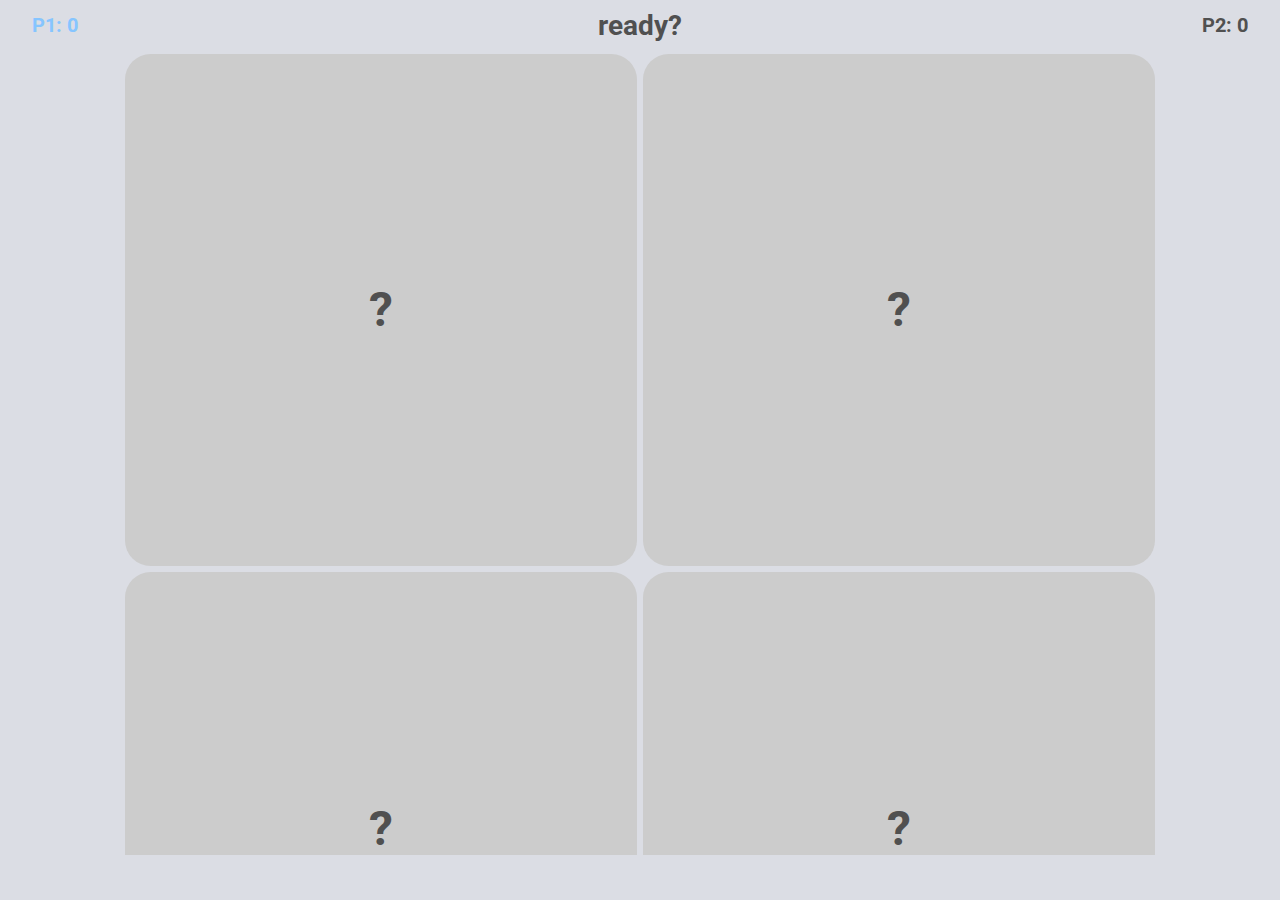
<file: hilo/index.html>
<!DOCTYPE html>
<html lang="en">
  <head>
    <meta charset="UTF-8" />
    <meta http-equiv="X-UA-Compatible" content="IE=edge" />
    <meta name="viewport" content="width=device-width, initial-scale=1.0" />
    <title>hi-lo</title>
    <link rel="stylesheet" href="style.css" />
    <link rel="preconnect" href="https://fonts.googleapis.com" />
    <link rel="preconnect" href="https://fonts.gstatic.com" crossorigin />
    <link
      href="https://fonts.googleapis.com/css2?family=Roboto:wght@400;700&display=swap"
      rel="stylesheet"
    />
  </head>
  <body>
    <div class="container">
      <div class="top-container">
        <h1 class="player-1 score">p1 score</h1>
        <p id="round-info">ready?</p>
        <h1 class="player-2 score">p2 score</h1>
      </div>
      <!-- <div class="chart">
          <h2>hi ⬆</h2>
          <p>total | points</p>
          <p>30 = 10</p>
          <p>29 = 8</p>
          <p>28 = 7</p>
          <p>27 = 6</p>
          <p>26 = 5</p>
          <p>25 = 4</p>
          <p>24 = 3</p>
          <p>23 = 2</p>
          <p>⬇ 22 = 1</p>
        </div> -->
      <div class="main-container">
        <div class="dice-container">
          <p class="dice">?</p>
          <p class="dice">?</p>
          <p class="dice">?</p>
          <p class="dice">?</p>
          <p class="dice">?</p>
          <p class="hi-lo dice">↑↓</p>
        </div>
      </div>
      <div class="button-container"><button id="roll-btn">roll</button></div>
      <!-- <div class="chart">
          <h2>lo ⬇</h2>
          <p>total | points</p>
          <p>5 = 10</p>
          <p>6 = 8</p>
          <p>7 = 7</p>
          <p>8 = 6</p>
          <p>9 = 5</p>
          <p>10 = 4</p>
          <p>11 = 3</p>
          <p>12 = 2</p>
          <p>⬆️ 13 = 1</p>
        </div> -->
    </div>
    <script src="index.js" type="module"></script>
  </body>
</html>
</file>
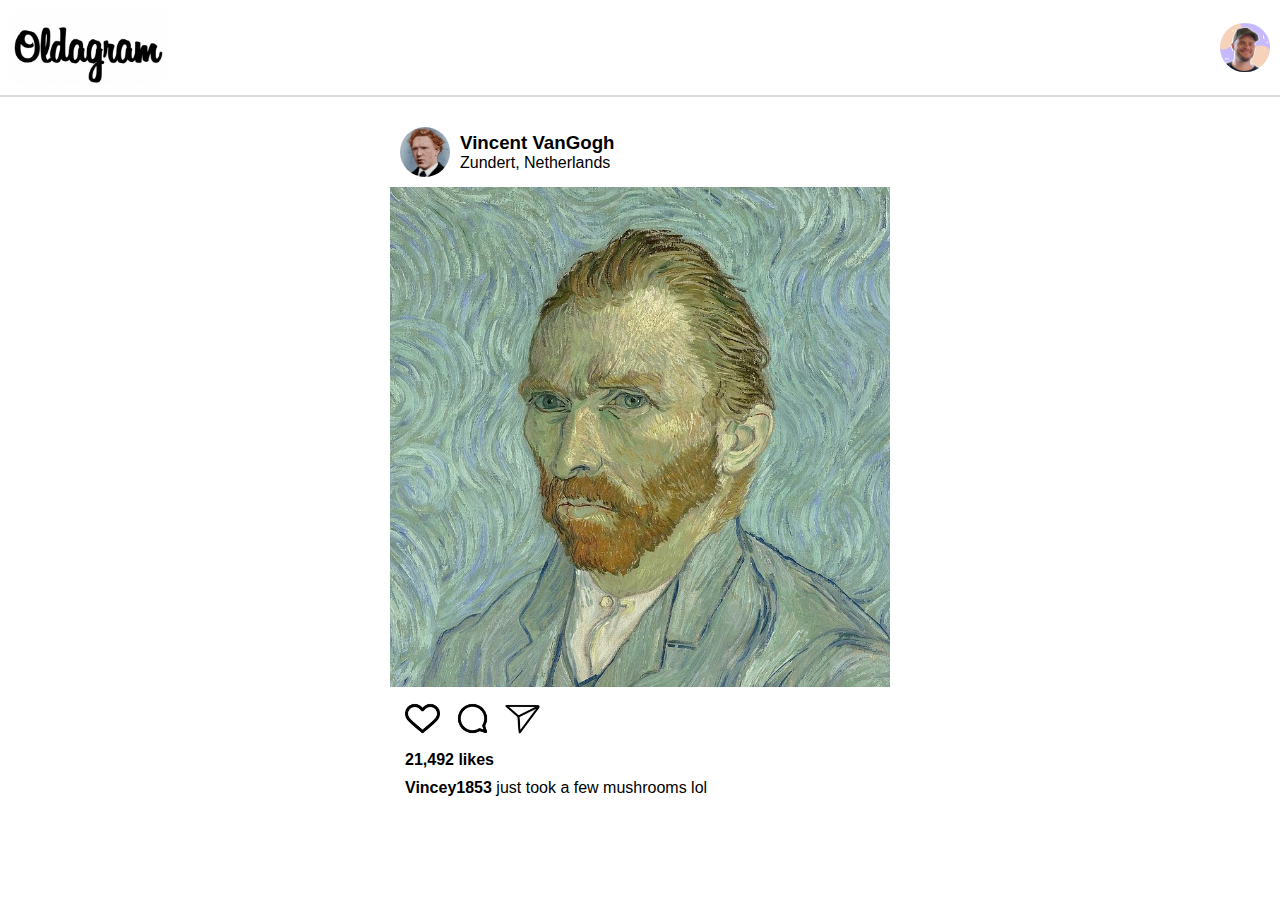
<file: Oldgram/index.html>
<!DOCTYPE html>
<html lang="en">
  <head>
    <meta charset="UTF-8" />
    <meta http-equiv="X-UA-Compatible" content="IE=edge" />
    <meta name="viewport" content="width=device-width, initial-scale=1.0" />
    <title>Oldgram</title>
    <link rel="stylesheet" href="index.css" .css />
  </head>
  <body>
    <header>
      <img id="logo" src="images/logo.png" alt="OG logo" />
      <img id="user-avatar" src="images/user-avatar.png" />
    </header>
    <div class="container">
      <div id="post-information-top">
        <img id="poster-avatar" src="images/avatar-vangogh.jpg" alt="vangogh" />
        <div id="post-text-top">
          <h3 id=>Vincent VanGogh</h3>
          <p>Zundert, Netherlands</p>
        </div>
      </div>
      <img class="post-image" src="images/post-vangogh.jpg">
      <div class="bottom-container">
        <div class="icons">
            <img class="icon" src="images/icon-heart.png" alt="">
            <img class="icon" src="images/icon-comment.png" alt="">
            <img class="icon" src="images/icon-dm.png" alt="">
        </div>
        <div class="post-information-bottom">
            <p id="likes"><strong>21,492 likes</strong></p>
            <p id="description"><strong id="profile-name">Vincey1853 </strong>just took a few mushrooms lol</p>
        </div>
      </div>
    </div>
  </body>
</html>
</file>
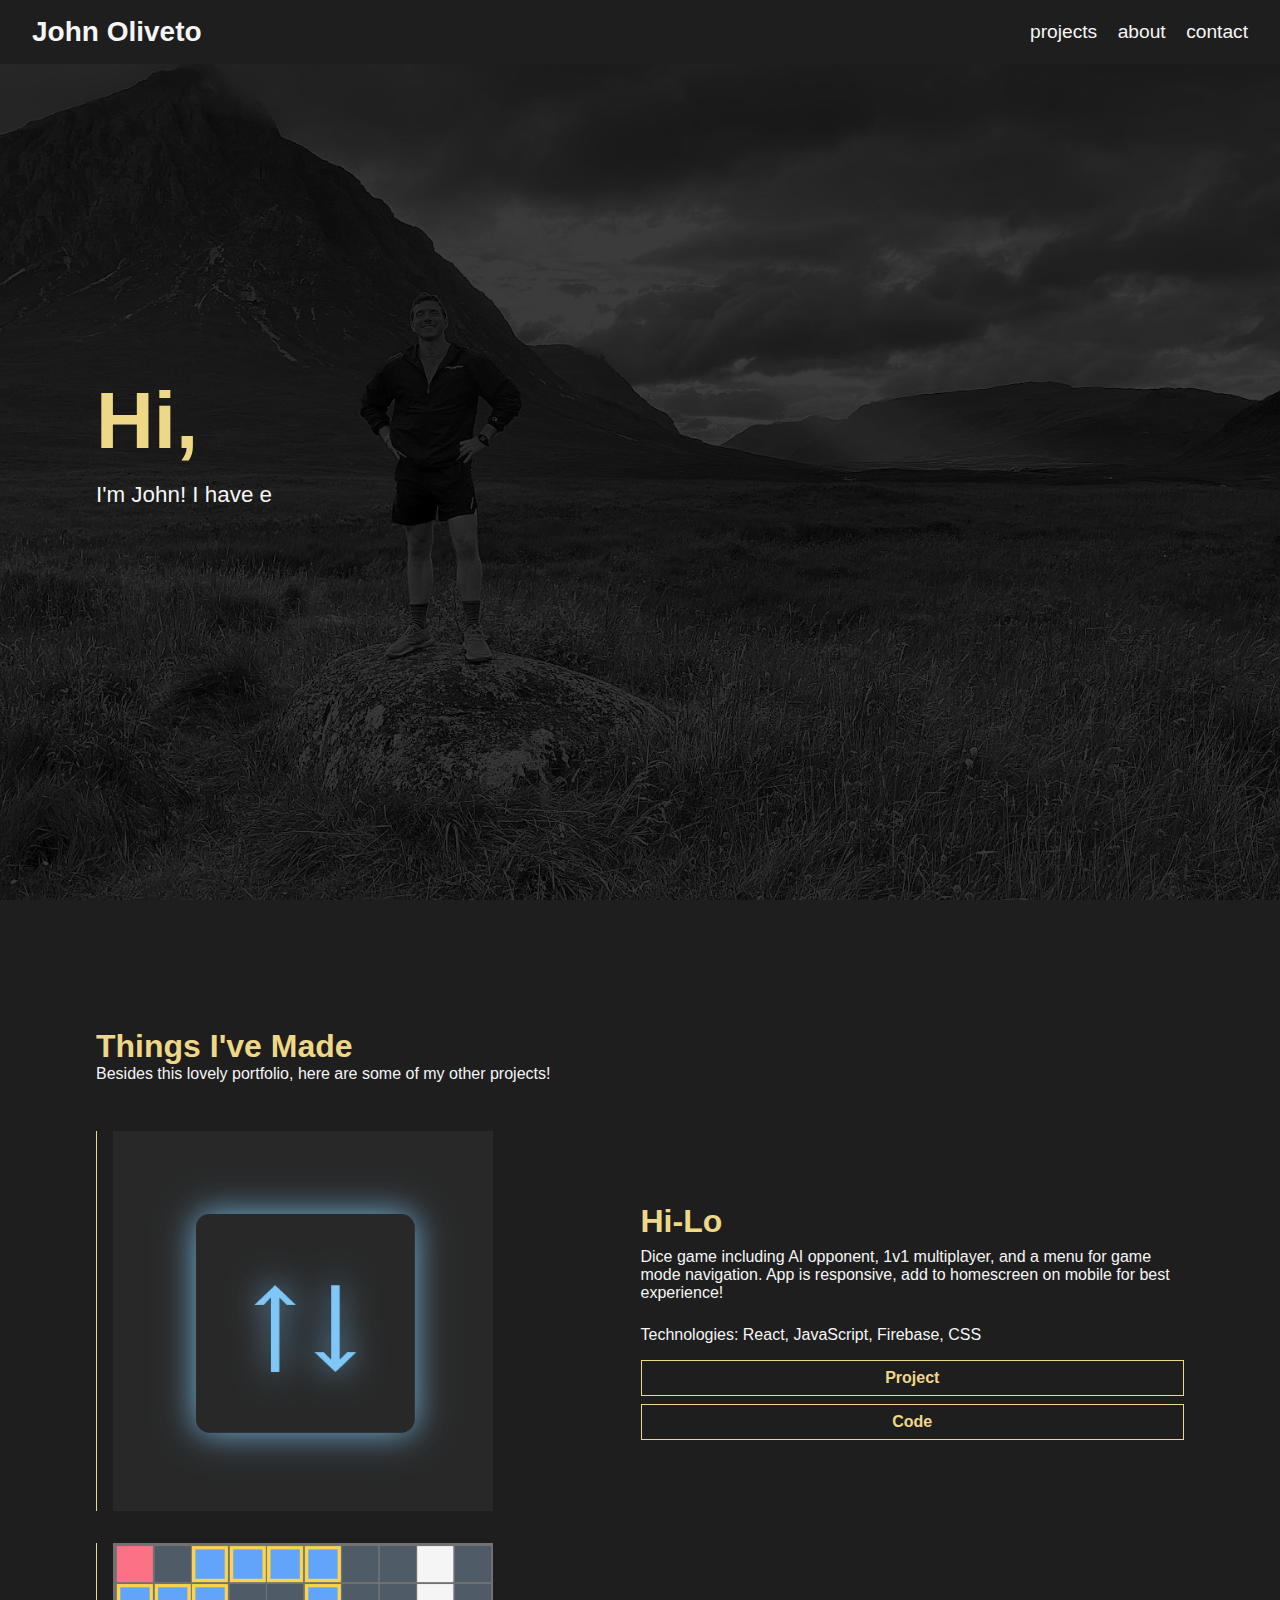
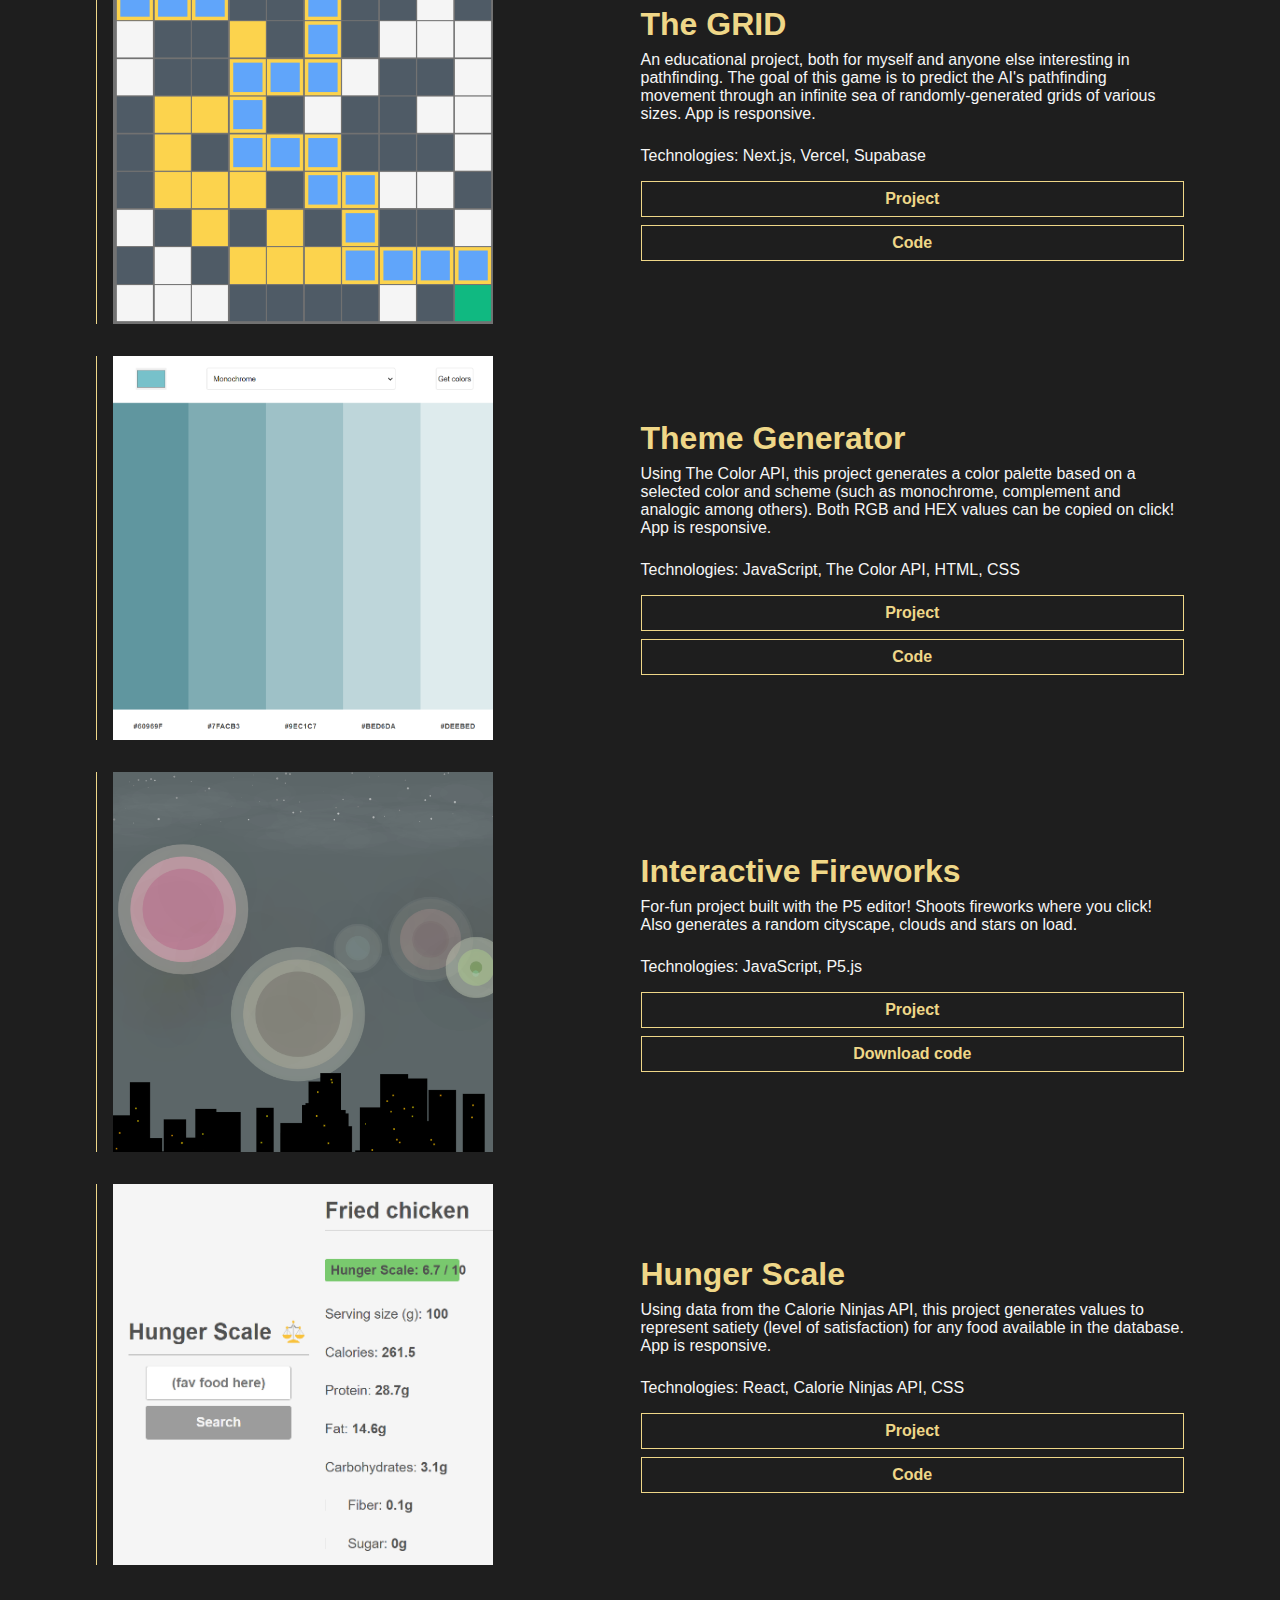
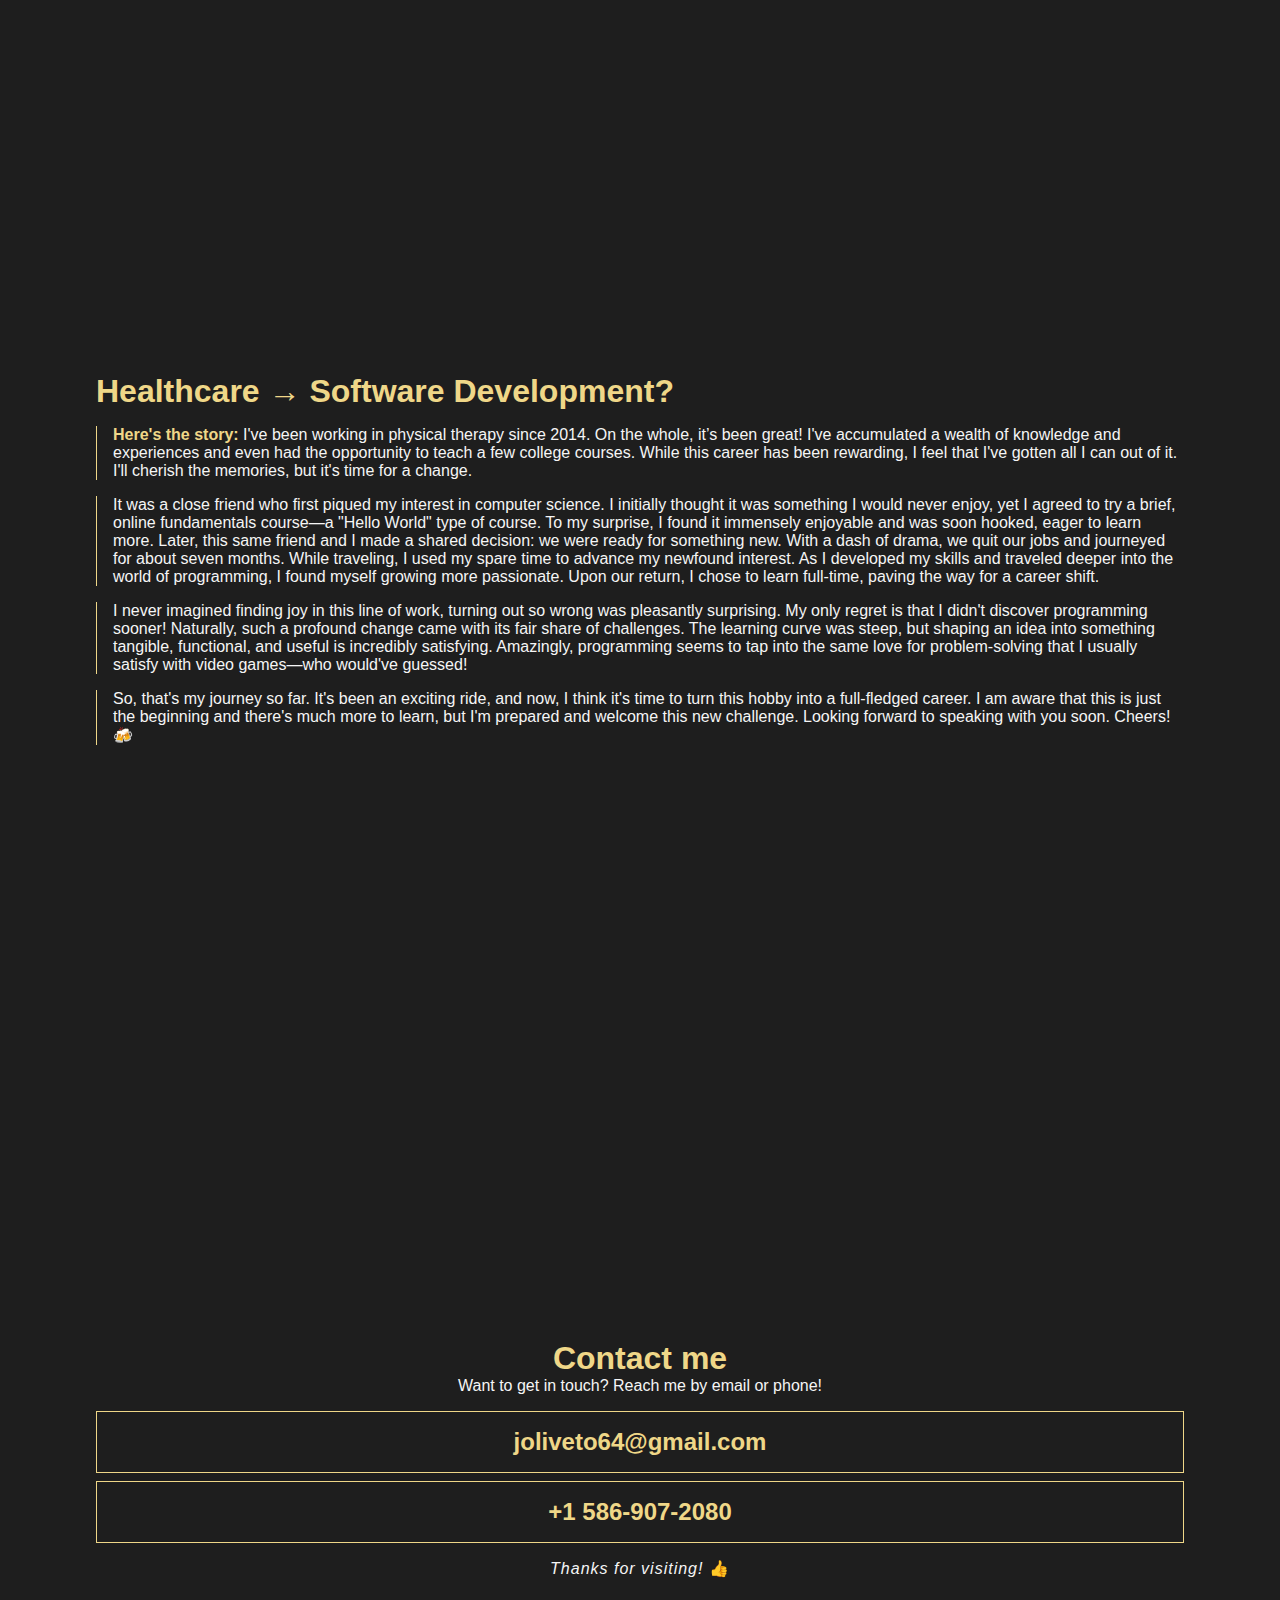
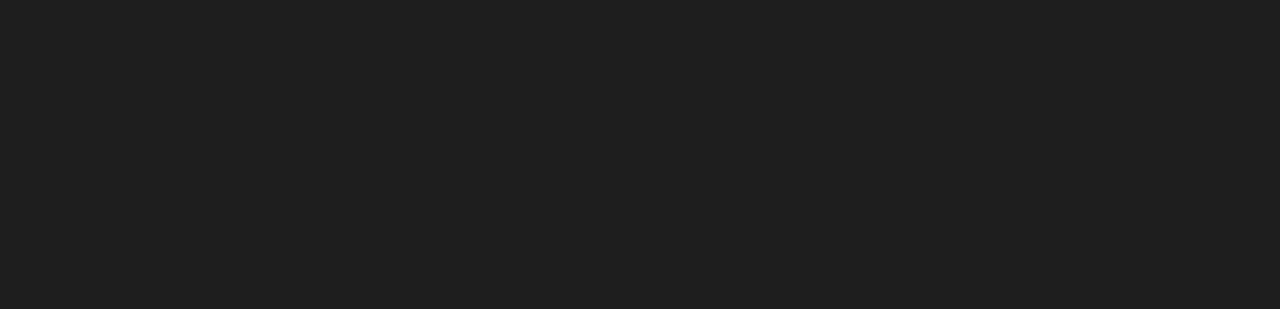
<file: public/index.html>
<!DOCTYPE html>
<html lang="en">
  <head>
    <meta charset="UTF-8" />
    <meta http-equiv="X-UA-Compatible" content="IE=edge" />
    <meta name="viewport" content="width=device-width, initial-scale=1.0" />
    <link rel="icon" href="/favicon.ico" type="image/x-icon">
    <title>John Oliveto</title>
    <link rel="stylesheet" href="style.css" />
  </head>
  <body>
    <div class="main-container">
      <header class="header">
        <a href="#home" class="header-name">John Oliveto</a>

        <div class="header-right">
          <a class="button" href="#portfolio">projects</a>
          <a class="button" href="#about-me">about</a>  
          <a class="button" href="#contact">contact</a>
        </div>
      </header>

      <section class="home" id="home">
        <div class="home-left">
          <h2 class="line1">Hi,</h2>
          <p class="line2">&#8203;</p>
          <span class="line3">&#8203;</span>
        </div>
        <img src="images/Me2.JPG" class="home-right" />
      </section>

      <section class="portfolio" id="portfolio">
        <div class="portfolio-text">
          <span>Things I've Made</span>
          <p>Besides this lovely portfolio, here are some of my other projects! </p>
          <!-- <a class="git-link" href="https://github.com/joliveto64">GitHub</a> -->
          
        </div>

        <div class="portfolio-content">
      

        <div class="portfolio-content">
          <div class="tile">
            <div class="tile-text">
              <h1 id="hi-lo">Hi-Lo</h1>
              <p>Dice game including AI opponent, 1v1 multiplayer, and a menu for game mode navigation. App is responsive, add to homescreen on mobile for best experience!   
              </p>

                <p>Technologies: React, JavaScript, Firebase, CSS</p>
              <a href="https://playground-4acae.web.app/" target="_blank">Project</a>
              <a href="https://github.com/joliveto64/hi-lo" target="_blank">Code</a>
            </div>
            <img src="images/hilo.png" alt="hi-lo dice game" id="hilo" />
          </div>
          <div class="tile">
            <div class="tile-text">
              <h1>The GRID</h1>
              <p>An educational project, both for myself and anyone else interesting in pathfinding. The goal of this game is to predict the AI's pathfinding movement through an infinite sea of randomly-generated grids of various sizes. App is responsive. 
              </p>

                <p>Technologies: Next.js, Vercel, Supabase </p>
              <a href="https://the-grid-beta.vercel.app/" target="_blank">Project</a>
              <a href="https://github.com/joliveto64/the-grid" target="_blank">Code</a>
            </div>
            <img src="images/the-grid.png" alt="clouds" id="clouds" />
          </div>

          <div class="tile">
            <div class="tile-text">
              <h1>Theme Generator</h1>
              <p>
                Using The Color API, this project generates a color palette based on a selected color and scheme (such as monochrome, complement and analogic among others). Both RGB and HEX values can be copied on click! App is responsive.
              </p>

                <p>Technologies: JavaScript, The Color API, HTML, CSS</p>
              <a href="https://joliveto64.github.io/theme-generator/" target="_blank">Project</a>
              <a href="https://github.com/joliveto64/theme-generator" target="_blank">Code</a>
            </div>
            <img src="images/color-scheme.png" alt="stars" id="stars" />
          </div>

          <div class="tile">
            <div class="tile-text">
              <h1>Interactive Fireworks</h1>
              <p>For-fun project built with the P5 editor! Shoots fireworks where you click! Also generates a random cityscape, clouds and stars on load. 
              </p>

                <p>Technologies: JavaScript, P5.js</p>
              <a href="https://editor.p5js.org/joliveto/full/nBzciY5nj" target="_blank">Project</a>
              <a href="P5/fireworks.js.zip" download>Download code</a>
            </div>
            <img src="images/fireworks.png" alt="fireworks" id="fireworks" />
          </div>

          <div class="tile">
            <div class="tile-text">
              <h1>Hunger Scale</h1>
              <p>
                Using data from the Calorie Ninjas API, this project generates values to represent satiety (level of satisfaction) for any food available in the database. App is responsive. 
              </p>

                <p>Technologies: React, Calorie Ninjas API, CSS</p>
              <a href="https://joliveto64.github.io/hunger-scale/" target="_blank">Project</a>
              <a href="https://github.com/joliveto64/hunger-scale" target="_blank">Code</a>
            </div>
            <img src="images/HungerScale.png" alt="fireworks" id="fireworks" />
          </div>
        </div>
      </section>

      <section id="about-me" class="about-me">
        <span class="about-me-heading">Healthcare  →  Software Development?</span>
        <div class="about-me-text">
        <p><mark class="story">Here's the story:</mark> I've been working in physical therapy since 2014. On the whole, it’s been great! I've accumulated a wealth of knowledge and experiences and even had the opportunity to teach a few college courses. While this career has been rewarding, I feel that I've gotten all I can out of it. I'll cherish the memories, but it's time for a change.</p>
        
        <p>It was a close friend who first piqued my interest in computer science. I initially thought it was something I would never enjoy, yet I agreed to try a brief, online fundamentals course—a "Hello World" type of course. To my surprise, I found it immensely enjoyable and was soon hooked, eager to learn more. Later, this same friend and I made a shared decision: we were ready for something new. With a dash of drama, we quit our jobs and journeyed for about seven months. While traveling, I used my spare time to advance my newfound interest. As I developed my skills and traveled deeper into the world of programming, I found myself growing more passionate. Upon our return, I chose to learn full-time, paving the way for a career shift.</p>

        <p>I never imagined finding joy in this line of work, turning out so wrong was pleasantly surprising. My only regret is that I didn't discover programming sooner! Naturally, such a profound change came with its fair share of challenges. The learning curve was steep, but shaping an idea into something tangible, functional, and useful is incredibly satisfying. Amazingly, programming seems to tap into the same love for problem-solving that I usually satisfy with video games—who would've guessed!
        </p>

        <p>So, that's my journey so far. It's been an exciting ride, and now, I think it's time to turn this hobby into a full-fledged career. I am aware that this is just the beginning and there's much more to learn, but I'm prepared and welcome this new challenge. Looking forward to speaking with you soon. Cheers! 🍻</p>
      </div>
      </section>

      <section id="contact" class="contact">
        <div class="contact-text">
          <span>Contact me</span>
          <p>Want to get in touch? Reach me by email or phone!</p>
        </div>
        <div class="contact-buttons">
          <a class="mail" href="mailto:joliveto64@gmail.com"
            >joliveto64@gmail.com</a
          >
          <a class="phone" href="tel:+15869072080">+1 586-907-2080</a>
        </div>
        <div class="thanks"><em>Thanks for visiting!</em> <span>👍</span> </div>
      </section>
    </div>
    <script src="index.js"></script>
  </body>
</html>
</file>
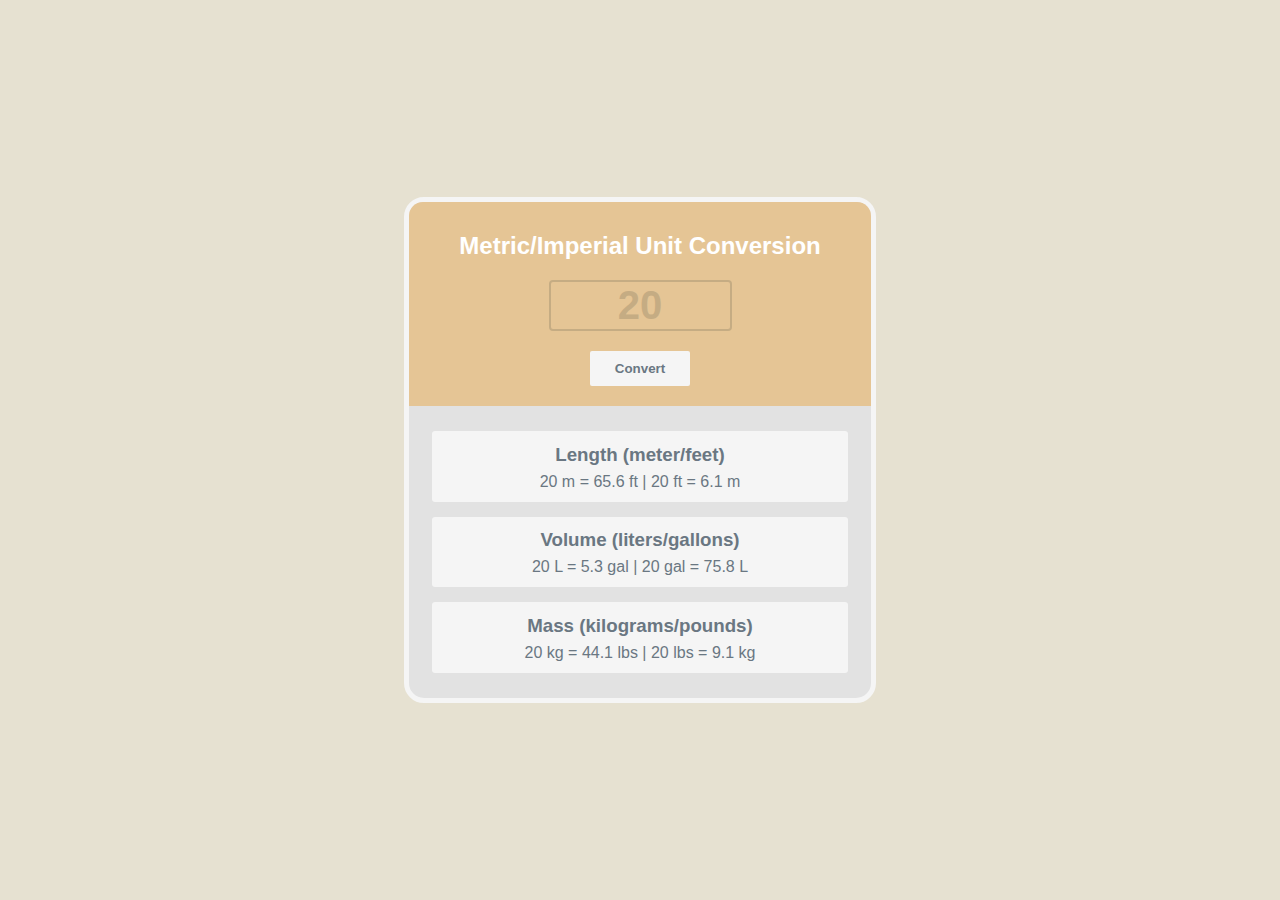
<file: Unit Converter/index.html>
<!DOCTYPE html>
<html lang="en">
  <head>
    <meta charset="UTF-8" />
    <meta http-equiv="X-UA-Compatible" content="IE=edge" />
    <meta name="viewport" content="width=device-width, initial-scale=1.0" />
    <title>Unit Converter</title>
    <link rel="stylesheet" href="style.css" />
  </head>
  <body>
    <div id="container">
      <div id="upper-div">
        <h2>Metric/Imperial Unit Conversion</h2>
        <input id="input" type="text" placeholder="20" maxlength="6" />
        <button id="convert-btn">Convert</button>
      </div>
      <div id="length">
        <h3>Length (meter/feet)</h3>
        <p id="length-text">20 m = 65.6 ft | 20 ft = 6.1 m</p>
      </div>
      <div id="volume">
        <h3>Volume (liters/gallons)</h3>
        <p id="volume-text">20 L = 5.3 gal | 20 gal = 75.8 L</p>
      </div>
      <div id="mass">
        <h3>Mass (kilograms/pounds)</h3>
        <p id="mass-text">20 kg = 44.1 lbs | 20 lbs = 9.1 kg</p>
      </div>
    </div>
    <script src="index.js"></script>
  </body>
</html>
</file>
<file: hilo/style.css>
body {
  margin: 0;
  padding: 0;
  user-select: none;
  background-color: rgb(219, 221, 228);
  display: flex;
  justify-content: center;
  align-items: center;
  font-family: "Roboto", sans-serif;
}

/* MAIN PAGE STUFF ****************************************************/
.container {
  background-color: rgb(219, 221, 228);
  color: rgb(80, 80, 80);
  margin: 0;
  padding: 0;
  height: 95vh;
  width: 95vw;
  display: flex;
  flex-direction: column;
  justify-content: space-between;
  overflow: hidden;
}

.top-container {
  display: flex;
  flex-direction: row;
  justify-content: space-between;
  align-items: center;
}
.score {
  border-radius: 5%;
  text-align: center;
  transition: 0.2s;
  font-size: 1.25rem;
}

#round-info {
  margin: 0;
  padding: 0;
  text-align: center;
  font-size: 1.75rem;
  font-weight: bold;
}

.chart {
  background-color: rgb(233, 236, 240);
  border: none;
  border-radius: 5%;
  display: flex;
  flex-direction: column;
  align-items: center;
  margin: 5px;
  min-width: 100px;
  justify-content: center;
}

.chart h2 {
  margin: 10px;
}

.dice-container {
  font-size: 3rem;
  display: flex;
  flex-direction: row;
  flex-wrap: wrap;
  align-items: center;
  justify-content: center;
}

.dice {
  display: flex;
  justify-content: center;
  align-items: center;
  background-color: whitesmoke;
  height: calc(100vw / 2.5);
  width: calc(100vw / 2.5);
  background-color: #ccc;
  margin: 0.2rem;
  transition: 0.2s;
  border-radius: 5%;
  padding: 0;
  font-weight: bold;
}

.hi-lo {
  background-color: rgb(134, 197, 255);
  color: whitesmoke;
  font-family: sans-serif;
  font-weight: bold;
}

.dice:active {
  transform: scale(0.9);
  transition: 0.2s;
}

#roll-btn {
  font-family: "Roboto", sans-serif;
  display: flex;
  justify-content: center;
  align-items: center;
  width: 100%;
  font-size: 2rem;
  border: none;
  border-radius: 2%;
  margin-top: 1rem;
  color: rgb(80, 80, 80);
  font-weight: bold;
  transition: 0.2s;
  background-color: rgb(233, 236, 240);
  padding: 1rem;
}

#roll-btn:active {
  filter: brightness(0.98);
  transform: scale(0.98);
}

.lock {
  background-color: rgb(100, 120, 149);
  color: whitesmoke;
}

.active {
  color: rgb(134, 197, 255);
  transition: 0.2s;
}

/* ANIMATIONS ********************************************* */
@keyframes rotate {
  0% {
    transform: rotate(0deg);
  }
  100% {
    transform: rotate(360deg);
  }
}

.roll {
  animation: rotate 0.25s ease-out;
}

@keyframes grow {
  0% {
    transform: translateY(0%);
  }
  50% {
    transform: translateY(-20px);
  }
  100% {
    transform: translateY(0%);
  }
}

.grow {
  animation: grow 0.5s ease-in-out;
}

/* HIDE CONTENT ***************************************************/
.hidden {
  display: none;
}
</file>
<file: Oldgram/index.css>
html,
body {
  margin: 0 auto;
  padding: 0;
  font-family: Sans-serif;
}

header {
  box-sizing: border-box;
  width: 100%;
  display: flex;
  flex-direction: row;
  justify-content: space-between;
  align-items: center;
  border-bottom: solid gainsboro 2px;
  padding: 10px 10px;
}

.container {
  max-width: 500px;
  margin: 0 auto;
  padding: 0;
}

#logo {
  max-height: 75px;
}

#user-avatar {
  max-height: 50px;
  border-radius: 50%;
}

#post-information-top {
  display: flex;
  flex-direction: row;
  align-items: center;
  padding: 30px 0px 10px 10px;
}

#poster-avatar {
  max-height: 50px;
  border-radius: 50%;
}

#post-text-top {
  padding-left: 10px;
}

h3 {
  margin: 0;
  font-weight: 600;
}

p {
  margin: 0;
  font-weight: 400;
}

.post-image {
  max-width: 100%;
  margin: 0;
  padding: 0;
}

.icons {
  display: flex;
  flex-direction: row;
  margin: 10px 0px 15px 15px;
}

.icon {
  max-height: 35px;
  padding-right: 15px;
}

.post-information-bottom {
  margin: 15px 0px 10px 15px;
}

#likes {
  padding-bottom: 10px;
}
</file>
<file: public/style.css>
* {
  margin: 0;
  padding: 0;
  box-sizing: border-box;
  font-family: sans-serif;
  scroll-behavior: smooth;
  user-select: none;
  scrollbar-width: thin;
}

:root {
  --main-dark-color: rgb(30, 30, 30);
  --main-text-color: whitesmoke;
  --main-accent-color: rgb(239, 215, 136);
}

body {
  margin: 0;
  padding: 0;
  background-color: var(--main-dark-color);
}

.main-container {
  display: flex;
  flex-direction: column;
  background-color: var(--main-dark-color);
  width: 100%;
}

/* HEADER ~~~~~~~~~~~~~~~~~~~~~~~~~~~~~~~~~~~~~~~~~~~~~~~~~~~~~~~~~~~~~~~ */
.header {
  position: fixed;
  width: 100%;
  display: flex;
  justify-content: space-between;
  align-items: center;
  z-index: 1;
  background-color: var(--main-dark-color);
  padding: 1rem;
  height: 4rem;
}

.header-name {
  color: whitesmoke;
  text-decoration: none;
  font-weight: 700;
  font-size: 1.5rem;
}

.button {
  text-decoration: none;
  color: whitesmoke;
  font-size: 1rem;
  padding-left: 0.25rem;
  transition: 0.2s;
}

.button:active,
.button:hover {
  color: var(--main-accent-color);
}

/* HOME ~~~~~~~~~~~~~~~~~~~~~~~~~~~~~~~~~~~~~~~~~~~~~~~~~~~~~~~~~~~~~~~ */
.home {
  width: 100%;
  min-height: 100vh;
  display: flex;
  position: relative;
  flex-direction: column;
  justify-content: center;
  padding: 1rem;
  background-image: url(images/Scotland\ dark.jpg);
  background-size: cover;
  background-position: 15%;
}

.home-left h2 {
  font-size: 5rem;
  color: var(--main-accent-color);
  padding-bottom: 1rem;
  text-align: left;
}

.home-left p {
  color: whitesmoke;
  font-size: 1.4rem;
  line-height: 1.5rem;
}

.home-left span {
  font-size: 1rem;
  color: whitesmoke;
  opacity: 0.8;
}

.home-right {
  border: solid;
  border-color: var(--main-accent-color);
  border-width: 5px;
  max-width: 80%;
  height: auto;
  display: none;
}

/* PORTFOLIO ~~~~~~~~~~~~~~~~~~~~~~~~~~~~~~~~~~~~~~~~~~~~~~~~~~~~~~~~~~~~~~~ */

.portfolio {
  scroll-margin-top: 4rem;
  width: 100%;
  min-height: 100vh;
  background-color: var(--main-dark-color);
  color: var(--main-text-color);
  text-align: center;
  display: flex;
  flex-direction: column;
  justify-content: center;
  padding: 1rem;
  margin-top: 2rem;
}

.portfolio h1 {
  color: var(--main-accent-color);
}

.portfolio-text {
  text-align: left;
}

.contact-text span,
.portfolio-text span,
.about-me span {
  color: var(--main-accent-color);
  font-size: 2rem;
  font-weight: bold;
}

.portfolio-content {
  display: flex;
  flex-direction: column;
  margin-block: 1rem;
}

.tile {
  display: grid;
  grid-template: 1fr 1fr / 1fr;
  margin-block: 1rem;
}

.tile-text {
  text-align: left;
  order: 2;
  display: flex;
  flex-direction: column;
  justify-content: flex-start;
}

.tile-text h1 {
  margin-top: 0.5rem;
}

.tile-text p {
  margin: 0.5rem 0 1rem 0;
}

.tile-text a {
  text-decoration: none;
  color: var(--main-accent-color);
  font-weight: bold;
  background-color: var(--main-dark-color);
  padding: 0.5rem 0;
  text-align: center;
  cursor: pointer;
  border: 1px solid var(--main-accent-color);
  transition: 0.2s;
  margin-bottom: 0.5rem;
}

.tile-text a:hover,
.tile-text a:active {
  background-color: var(--main-accent-color);
  color: var(--main-dark-color);
  border: 1px solid var(--main-accent-color);
}

.tile img {
  width: 100%;
  height: 100%;
  object-fit: cover;
}

/* ABOUT ME~~~~~~~~~~~~~~~~~~~~~~~~~~~~~~~~~~~~~~~~~~~~~~~~~~~~~~~~~~~~~~~ */
.about-me {
  scroll-margin-top: 4rem;
  display: flex;
  flex-direction: column;
  justify-content: center;
  padding: 1rem;
  min-height: 100vh;
}

.about-me-heading {
  color: var(--main-accent-color);
}

.about-me p {
  color: var(--main-text-color);
  margin-top: 1rem;
  padding-left: 1rem;
  border-left: solid 1px var(--main-accent-color);
}

.story {
  color: var(--main-accent-color);
  font-weight: bold;
  background-color: transparent;
}

/* CONTACT ~~~~~~~~~~~~~~~~~~~~~~~~~~~~~~~~~~~~~~~~~~~~~~~~~~~~~~~~~~~~~~~ */

.contact {
  min-height: 100vh;
  display: flex;
  flex-direction: column;
  justify-content: center;
  text-align: center;
  background-color: var(--main-dark-color);
  color: whitesmoke;
  padding: 1rem;
}

.contact-buttons {
  display: flex;
  flex-direction: column;
  justify-content: center;
  align-items: center;
  row-gap: 0.5rem;
  padding-block: 1rem;
}

.mail,
.phone {
  text-decoration: none;
  color: var(--main-accent-color);
  font-weight: bold;
  font-size: 1.5rem;
  background-color: var(--main-dark-color);
  width: 100%;
  padding-block: 1rem;
  border: 1px solid var(--main-accent-color);
  transition: 0.2s;
}

.mail:hover,
.phone:hover {
  background-color: var(--main-accent-color);
  color: var(--main-dark-color);
  border: 1px solid var(--main-accent-color);
}

.thanks {
  font-weight: 300;
  letter-spacing: 1px;
}

/* MEDIA QUERIES ~~~~~~~~~~~~~~~~~~~~~~~~~~~~~~~~~~~~~~~~~~~~~~~~~~~~~~~~~~~~~~~ */

@media (min-width: 650px) {
  .home {
    background-position: center;
  }
  .header {
    padding: 2rem;
  }

  .header-name {
    font-size: 1.75rem;
  }

  .button {
    font-size: 1.2rem;
    padding-left: 1rem;
  }

  .portfolio,
  .home,
  .contact,
  .about-me {
    padding: 6rem;
  }

  .portfolio,
  .about-me {
    scroll-margin-top: 0rem;
  }

  .tile {
    display: grid;
    grid-template: 1fr / 1fr 1fr;
    align-items: center;
    margin-block: 1rem;
    border-left: 1px solid var(--main-accent-color);
  }

  .tile img {
    width: 70%;
    align-self: flex-start;
    justify-content: center;
    margin-left: 1rem;
  }

  .about-me {
    max-width: 100%;
  }
}

/* @media (min-width: 600px) and (max-width: 949px) {
} */

@media (max-width: 350px) {
  .mail,
  .phone {
    font-size: smaller;
  }

  .button {
    display: none;
  }
}
</file>
<file: Unit Converter/style.css>
body {
  margin: 0;
  padding: 0;
  font-family: sans-serif;
  background-color: rgb(230, 225, 209);
  height: 100vh;
  box-sizing: border-box;
  display: flex;
  flex-direction: column;
  justify-content: center;
  align-items: center;
  text-align: center;
}

#container {
  border: solid 5px whitesmoke;
  border-radius: 20px;
  display: flex;
  flex-direction: column;
  align-items: center;
  background-color: rgb(226, 226, 226);
}

#upper-div {
  margin: 0;
  background-color: rgb(229, 197, 149);
  border-top-left-radius: 14px;
  border-top-right-radius: 14px;
  display: flex;
  flex-direction: column;
  align-items: center;
  margin-bottom: 20px;
  padding-top: 30px;
  padding-inline: 50px;
}

h2 {
  margin: 0;
  color: rgb(255, 255, 255);
  font-weight: bold;
}

input {
  margin: 20px;
  border: 2px solid rgb(197, 172, 131);
  background-color: rgb(229, 197, 149);
  border-radius: 4px;
  text-align: center;
  font-size: 40px;
  max-width: 175px;
  color: rgb(255, 255, 255);
  font-weight: bold;
  transition: 0.25s;
}

input:focus {
  border-color: whitesmoke;
  background-color: rgb(229, 197, 149);
  color: whitesmoke;
  outline: none;
  outline-color: rgb(106, 119, 130);
  transform: scale(1.2);
}

input::placeholder {
  color: rgb(197, 172, 131);
}

button {
  border: none;
  background-color: whitesmoke;
  border-radius: 2px;
  padding-inline: 25px;
  padding-block: 10px;
  font-weight: bold;
  margin-bottom: 20px;
  color: rgb(106, 119, 130);
  transition: 0.25s;
}

button:hover {
  transform: scale(1.2);
  transition: 0.25s;
}

button.move {
  transform: scale(1);
}

button.hide {
  transform: scale(0.01);
  transition: 0.25s;
  color: rgb(229, 197, 149);
  background-color: rgb(229, 197, 149);
}

#length {
  background-color: whitesmoke;
  width: 90%;
  border-radius: 3px;
  margin: 5px;
  line-height: 0.5;
  color: rgb(106, 119, 130);
  overflow: hidden;
  transition: 0.5s;
}

#length:hover {
  transform: scale(1.2);
  transition: 0.25s;
  box-shadow: 0px 0px 8px rgba(0, 0, 0, 0.2);
}

#volume {
  background-color: whitesmoke;
  width: 90%;
  border-radius: 3px;
  margin: 10px;
  line-height: 0.5;
  color: rgb(106, 119, 130);
  overflow: hidden;
  transition: 0.5s;
}

#volume:hover {
  transform: scale(1.2);
  transition: 0.25s;
  box-shadow: 0px 0px 8px rgba(0, 0, 0, 0.2);
}
#mass {
  background-color: whitesmoke;
  width: 90%;
  border-radius: 3px;
  margin: 5px;
  margin-bottom: 25px;
  line-height: 0.5;
  color: rgb(106, 119, 130);
  overflow: hidden;
  transition: 0.5s;
}

#mass:hover {
  transform: scale(1.2);
  transition: 0.25s;
  box-shadow: 0px 0px 8px rgba(0, 0, 0, 0.2);
}
</file>
